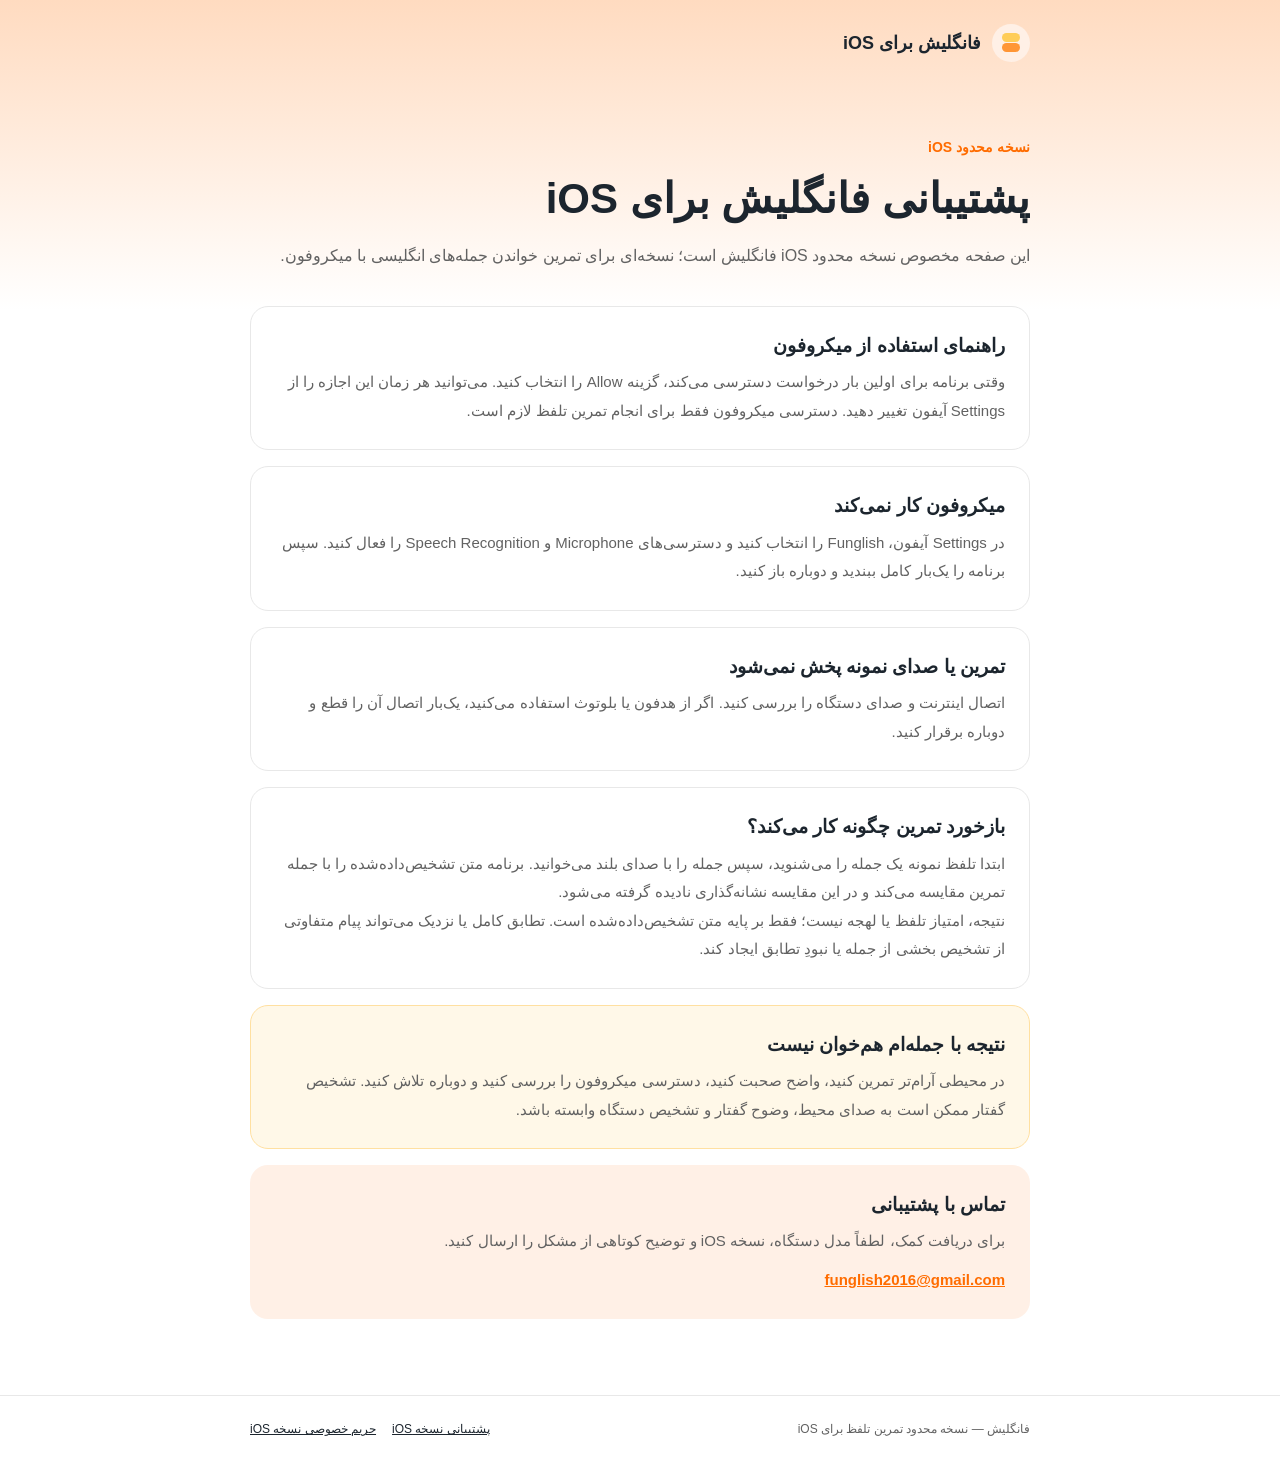
<file: index.html>
<!doctype html>
<html lang="fa" dir="rtl">
  <head>
    <meta charset="UTF-8" />
    <meta name="viewport" content="width=device-width, initial-scale=1" />
    <meta name="robots" content="noindex" />
    <title>فانگلیش برای iOS</title>
    <meta http-equiv="refresh" content="0; url=support/" />
    <link rel="canonical" href="support/" />
  </head>
  <body>
    <p>در حال انتقال به <a href="support/">پشتیبانی فانگلیش برای iOS</a>…</p>
  </body>
</html>
</file>
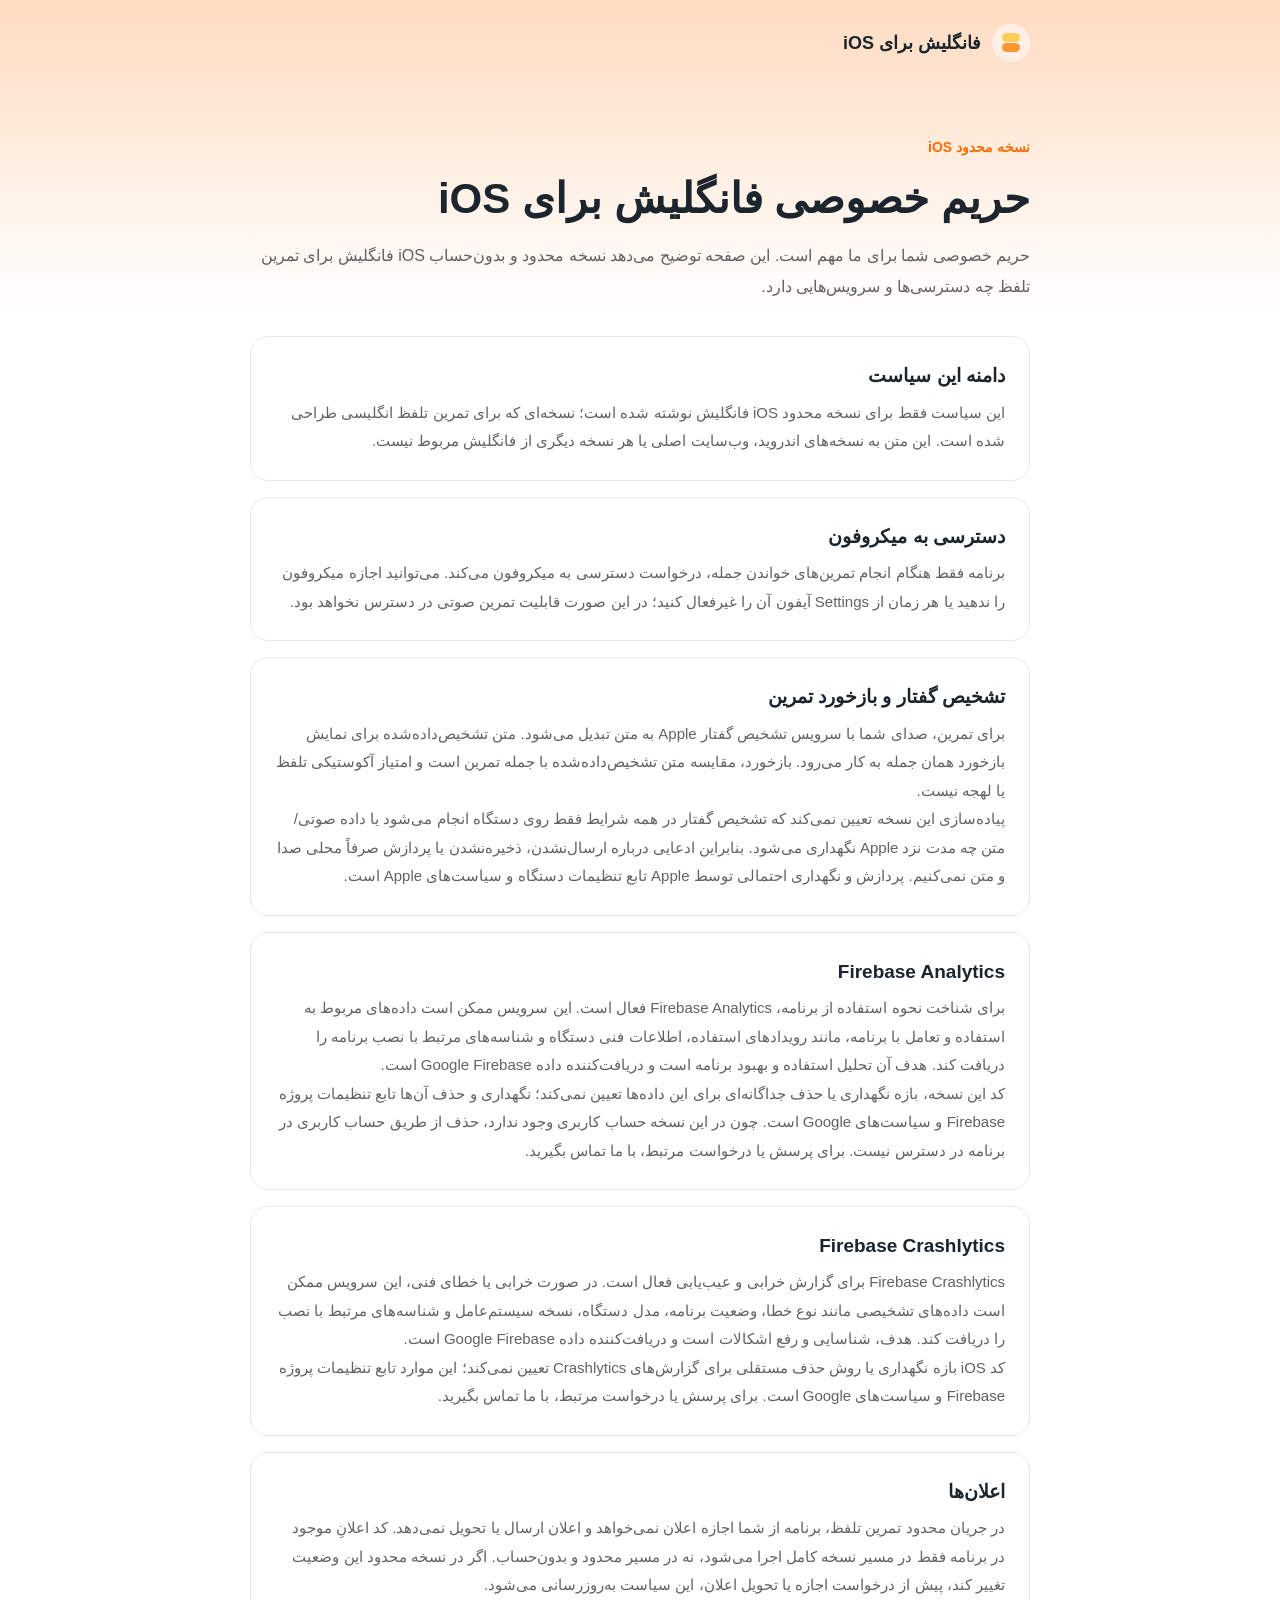
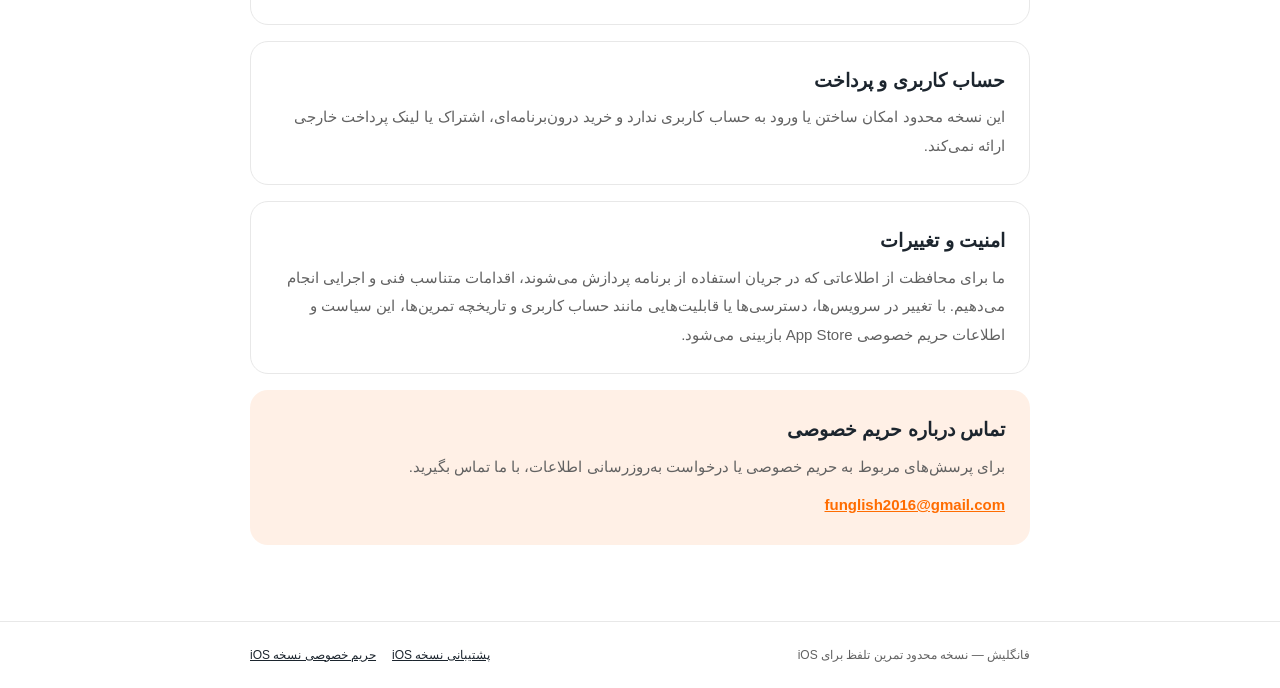
<file: privacy/index.html>
<!doctype html>
<html lang="fa" dir="rtl">
  <head>
    <meta charset="UTF-8" />
    <meta name="viewport" content="width=device-width, initial-scale=1" />
    <meta name="description" content="سیاست حریم خصوصی نسخه محدود تمرین تلفظ انگلیسی فانگلیش برای iOS." />
    <title>حریم خصوصی فانگلیش برای iOS</title>
    <link rel="stylesheet" href="../assets/styles.css" />
  </head>
  <body>
    <div class="page">
      <header class="header">
        <div class="container">
          <a class="brand" href="../support/" aria-label="پشتیبانی فانگلیش برای iOS">
            <span class="brand-mark" aria-hidden="true"></span>
            <span>فانگلیش برای iOS</span>
          </a>
        </div>
      </header>

      <main>
        <div class="container">
          <span class="eyebrow">نسخه محدود iOS</span>
          <h1>حریم خصوصی فانگلیش برای iOS</h1>
          <p class="lead">حریم خصوصی شما برای ما مهم است. این صفحه توضیح می‌دهد نسخه محدود و بدون‌حساب iOS فانگلیش برای تمرین تلفظ چه دسترسی‌ها و سرویس‌هایی دارد.</p>

          <section class="stack" aria-label="سیاست حریم خصوصی">
            <article class="card">
              <h2>دامنه این سیاست</h2>
              <p>این سیاست فقط برای نسخه محدود iOS فانگلیش نوشته شده است؛ نسخه‌ای که برای تمرین تلفظ انگلیسی طراحی شده است. این متن به نسخه‌های اندروید، وب‌سایت اصلی یا هر نسخه دیگری از فانگلیش مربوط نیست.</p>
            </article>

            <article class="card">
              <h2>دسترسی به میکروفون</h2>
              <p>برنامه فقط هنگام انجام تمرین‌های خواندن جمله، درخواست دسترسی به میکروفون می‌کند. می‌توانید اجازه میکروفون را ندهید یا هر زمان از Settings آیفون آن را غیرفعال کنید؛ در این صورت قابلیت تمرین صوتی در دسترس نخواهد بود.</p>
            </article>

            <article class="card">
              <h2>تشخیص گفتار و بازخورد تمرین</h2>
              <p>برای تمرین، صدای شما با سرویس تشخیص گفتار Apple به متن تبدیل می‌شود. متن تشخیص‌داده‌شده برای نمایش بازخورد همان جمله به کار می‌رود. بازخورد، مقایسه متن تشخیص‌داده‌شده با جمله تمرین است و امتیاز آکوستیکی تلفظ یا لهجه نیست.</p>
              <p>پیاده‌سازی این نسخه تعیین نمی‌کند که تشخیص گفتار در همه شرایط فقط روی دستگاه انجام می‌شود یا داده صوتی/متن چه مدت نزد Apple نگهداری می‌شود. بنابراین ادعایی درباره ارسال‌نشدن، ذخیره‌نشدن یا پردازش صرفاً محلی صدا و متن نمی‌کنیم. پردازش و نگهداری احتمالی توسط Apple تابع تنظیمات دستگاه و سیاست‌های Apple است.</p>
            </article>

            <article class="card">
              <h2>Firebase Analytics</h2>
              <p>برای شناخت نحوه استفاده از برنامه، Firebase Analytics فعال است. این سرویس ممکن است داده‌های مربوط به استفاده و تعامل با برنامه، مانند رویدادهای استفاده، اطلاعات فنی دستگاه و شناسه‌های مرتبط با نصب برنامه را دریافت کند. هدف آن تحلیل استفاده و بهبود برنامه است و دریافت‌کننده داده Google Firebase است.</p>
              <p>کد این نسخه، بازه نگهداری یا حذف جداگانه‌ای برای این داده‌ها تعیین نمی‌کند؛ نگهداری و حذف آن‌ها تابع تنظیمات پروژه Firebase و سیاست‌های Google است. چون در این نسخه حساب کاربری وجود ندارد، حذف از طریق حساب کاربری در برنامه در دسترس نیست. برای پرسش یا درخواست مرتبط، با ما تماس بگیرید.</p>
            </article>

            <article class="card">
              <h2>Firebase Crashlytics</h2>
              <p>Firebase Crashlytics برای گزارش خرابی و عیب‌یابی فعال است. در صورت خرابی یا خطای فنی، این سرویس ممکن است داده‌های تشخیصی مانند نوع خطا، وضعیت برنامه، مدل دستگاه، نسخه سیستم‌عامل و شناسه‌های مرتبط با نصب را دریافت کند. هدف، شناسایی و رفع اشکالات است و دریافت‌کننده داده Google Firebase است.</p>
              <p>کد iOS بازه نگهداری یا روش حذف مستقلی برای گزارش‌های Crashlytics تعیین نمی‌کند؛ این موارد تابع تنظیمات پروژه Firebase و سیاست‌های Google است. برای پرسش یا درخواست مرتبط، با ما تماس بگیرید.</p>
            </article>

            <article class="card">
              <h2>اعلان‌ها</h2>
              <p>در جریان محدود تمرین تلفظ، برنامه از شما اجازه اعلان نمی‌خواهد و اعلان ارسال یا تحویل نمی‌دهد. کد اعلانِ موجود در برنامه فقط در مسیر نسخه کامل اجرا می‌شود، نه در مسیر محدود و بدون‌حساب. اگر در نسخه محدود این وضعیت تغییر کند، پیش از درخواست اجازه یا تحویل اعلان، این سیاست به‌روزرسانی می‌شود.</p>
            </article>

            <article class="card">
              <h2>حساب کاربری و پرداخت</h2>
              <p>این نسخه محدود امکان ساختن یا ورود به حساب کاربری ندارد و خرید درون‌برنامه‌ای، اشتراک یا لینک پرداخت خارجی ارائه نمی‌کند.</p>
            </article>

            <article class="card">
              <h2>امنیت و تغییرات</h2>
              <p>ما برای محافظت از اطلاعاتی که در جریان استفاده از برنامه پردازش می‌شوند، اقدامات متناسب فنی و اجرایی انجام می‌دهیم. با تغییر در سرویس‌ها، دسترسی‌ها یا قابلیت‌هایی مانند حساب کاربری و تاریخچه تمرین‌ها، این سیاست و اطلاعات حریم خصوصی App Store بازبینی می‌شود.</p>
            </article>

            <article class="card contact">
              <h2>تماس درباره حریم خصوصی</h2>
              <p>برای پرسش‌های مربوط به حریم خصوصی یا درخواست به‌روزرسانی اطلاعات، با ما تماس بگیرید.</p>
              <p style="margin-top: 10px"><a class="email" href="mailto:funglish2016@gmail.com">funglish2016@gmail.com</a></p>
            </article>
          </section>
        </div>
      </main>

      <footer>
        <div class="container footer-content">
          <span>فانگلیش — نسخه محدود تمرین تلفظ برای iOS</span>
          <nav class="footer-links" aria-label="پیوندهای حقوقی">
            <a href="../support/">پشتیبانی نسخه iOS</a>
            <a href="./">حریم خصوصی نسخه iOS</a>
          </nav>
        </div>
      </footer>
    </div>
  </body>
</html>
</file>
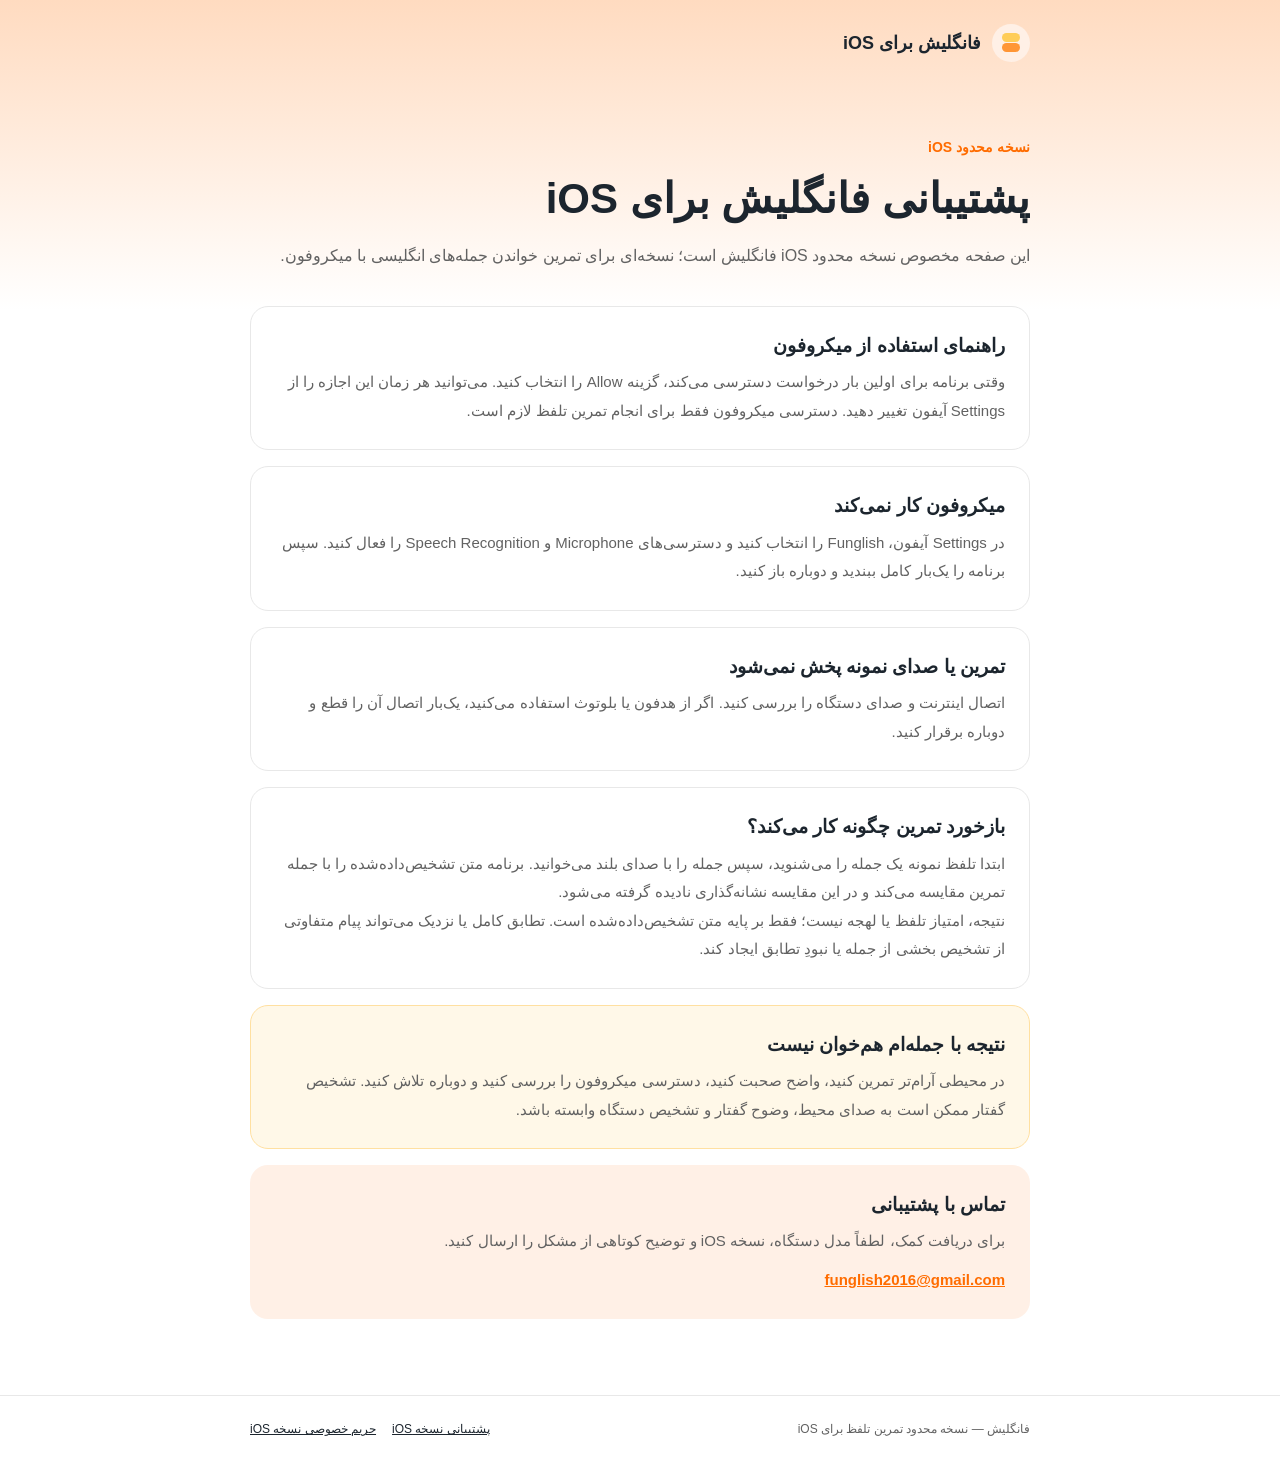
<file: support/index.html>
<!doctype html>
<html lang="fa" dir="rtl">
  <head>
    <meta charset="UTF-8" />
    <meta name="viewport" content="width=device-width, initial-scale=1" />
    <meta name="description" content="راهنما و پشتیبانی نسخه محدود تمرین تلفظ انگلیسی فانگلیش برای iOS." />
    <title>پشتیبانی فانگلیش برای iOS</title>
    <link rel="stylesheet" href="../assets/styles.css" />
  </head>
  <body>
    <div class="page">
      <header class="header">
        <div class="container">
          <a class="brand" href="./" aria-label="پشتیبانی فانگلیش برای iOS">
            <span class="brand-mark" aria-hidden="true"></span>
            <span>فانگلیش برای iOS</span>
          </a>
        </div>
      </header>

      <main>
        <div class="container">
          <span class="eyebrow">نسخه محدود iOS</span>
          <h1>پشتیبانی فانگلیش برای iOS</h1>
          <p class="lead">این صفحه مخصوص نسخه محدود iOS فانگلیش است؛ نسخه‌ای برای تمرین خواندن جمله‌های انگلیسی با میکروفون.</p>

          <section class="stack" aria-label="راهنما و پشتیبانی">
            <article class="card">
              <h2>راهنمای استفاده از میکروفون</h2>
              <p>وقتی برنامه برای اولین بار درخواست دسترسی می‌کند، گزینه Allow را انتخاب کنید. می‌توانید هر زمان این اجازه را از Settings آیفون تغییر دهید. دسترسی میکروفون فقط برای انجام تمرین تلفظ لازم است.</p>
            </article>

            <article class="card">
              <h2>میکروفون کار نمی‌کند</h2>
              <p>در Settings آیفون، Funglish را انتخاب کنید و دسترسی‌های Microphone و Speech Recognition را فعال کنید. سپس برنامه را یک‌بار کامل ببندید و دوباره باز کنید.</p>
            </article>

            <article class="card">
              <h2>تمرین یا صدای نمونه پخش نمی‌شود</h2>
              <p>اتصال اینترنت و صدای دستگاه را بررسی کنید. اگر از هدفون یا بلوتوث استفاده می‌کنید، یک‌بار اتصال آن را قطع و دوباره برقرار کنید.</p>
            </article>

            <article class="card">
              <h2>بازخورد تمرین چگونه کار می‌کند؟</h2>
              <p>ابتدا تلفظ نمونه یک جمله را می‌شنوید، سپس جمله را با صدای بلند می‌خوانید. برنامه متن تشخیص‌داده‌شده را با جمله تمرین مقایسه می‌کند و در این مقایسه نشانه‌گذاری نادیده گرفته می‌شود.</p>
              <p>نتیجه، امتیاز تلفظ یا لهجه نیست؛ فقط بر پایه متن تشخیص‌داده‌شده است. تطابق کامل یا نزدیک می‌تواند پیام متفاوتی از تشخیص بخشی از جمله یا نبودِ تطابق ایجاد کند.</p>
            </article>

            <article class="card notice">
              <h2>نتیجه با جمله‌ام هم‌خوان نیست</h2>
              <p>در محیطی آرام‌تر تمرین کنید، واضح صحبت کنید، دسترسی میکروفون را بررسی کنید و دوباره تلاش کنید. تشخیص گفتار ممکن است به صدای محیط، وضوح گفتار و تشخیص دستگاه وابسته باشد.</p>
            </article>

            <article class="card contact">
              <h2>تماس با پشتیبانی</h2>
              <p>برای دریافت کمک، لطفاً مدل دستگاه، نسخه iOS و توضیح کوتاهی از مشکل را ارسال کنید.</p>
              <p style="margin-top: 10px"><a class="email" href="mailto:funglish2016@gmail.com">funglish2016@gmail.com</a></p>
            </article>
          </section>
        </div>
      </main>

      <footer>
        <div class="container footer-content">
          <span>فانگلیش — نسخه محدود تمرین تلفظ برای iOS</span>
          <nav class="footer-links" aria-label="پیوندهای حقوقی">
            <a href="./">پشتیبانی نسخه iOS</a>
            <a href="../privacy/">حریم خصوصی نسخه iOS</a>
          </nav>
        </div>
      </footer>
    </div>
  </body>
</html>
</file>
<file: assets/styles.css>
:root {
  --ink: #1c252e;
  --muted: #626262;
  --line: #e8e8e8;
  --orange: #ff6c00;
  --orange-soft: #fff0e6;
  --yellow: #ffcd58;
  font-family: Estedad, Tahoma, Arial, sans-serif;
  color: var(--ink);
  background: #fff;
}

* { box-sizing: border-box; }

body { margin: 0; line-height: 1.9; }

a { color: inherit; }

.page {
  min-height: 100vh;
  display: flex;
  flex-direction: column;
  background: linear-gradient(180deg, #ffdbc0 0, #ffeee200 310px);
}

.container { width: min(100% - 40px, 780px); margin: 0 auto; }

.header { padding: 24px 0; }

.brand { display: inline-flex; align-items: center; gap: 11px; font-size: 18px; font-weight: 800; text-decoration: none; }

.brand-mark {
  position: relative;
  display: inline-block;
  width: 38px;
  height: 38px;
  border-radius: 50%;
  background: var(--orange-soft);
}

.brand-mark::before,
.brand-mark::after {
  position: absolute;
  display: block;
  content: '';
  border-radius: 8px;
}

.brand-mark::before { width: 18px; height: 9px; top: 9px; right: 10px; background: var(--yellow); }
.brand-mark::after { width: 18px; height: 9px; top: 19px; right: 10px; background: #ff9636; }

main { flex: 1; padding: 36px 0 76px; }

.eyebrow { color: var(--orange); font-size: 14px; font-weight: 700; }

h1 { margin: 8px 0 14px; font-size: clamp(30px, 7vw, 42px); line-height: 1.35; }
h2 { margin: 0 0 8px; font-size: 19px; line-height: 1.55; }

.lead { margin: 0; color: var(--muted); font-size: 16px; }

.stack { display: grid; gap: 16px; margin-top: 34px; }

.card {
  padding: 24px;
  border: 1px solid var(--line);
  border-radius: 18px;
  background: #fff;
}

.card p { margin: 0; color: var(--muted); font-size: 15px; }

.notice { background: #fff8e8; border-color: #ffe0a1; }
.contact { background: var(--orange-soft); border-color: transparent; }

.email { color: var(--orange); font-weight: 800; direction: ltr; unicode-bidi: plaintext; }

footer { border-top: 1px solid var(--line); background: #fff; padding: 22px 0; }

.footer-content { display: flex; align-items: center; justify-content: space-between; gap: 18px; color: var(--muted); font-size: 12px; }
.footer-links { display: flex; flex-wrap: wrap; gap: 16px; }
.footer-links a { color: var(--ink); }

@media (max-width: 560px) {
  .container { width: min(100% - 32px, 780px); }
  .header { padding: 18px 0; }
  main { padding-top: 26px; }
  .card { padding: 20px; }
  .footer-content { align-items: flex-start; flex-direction: column; }
}
</file>
